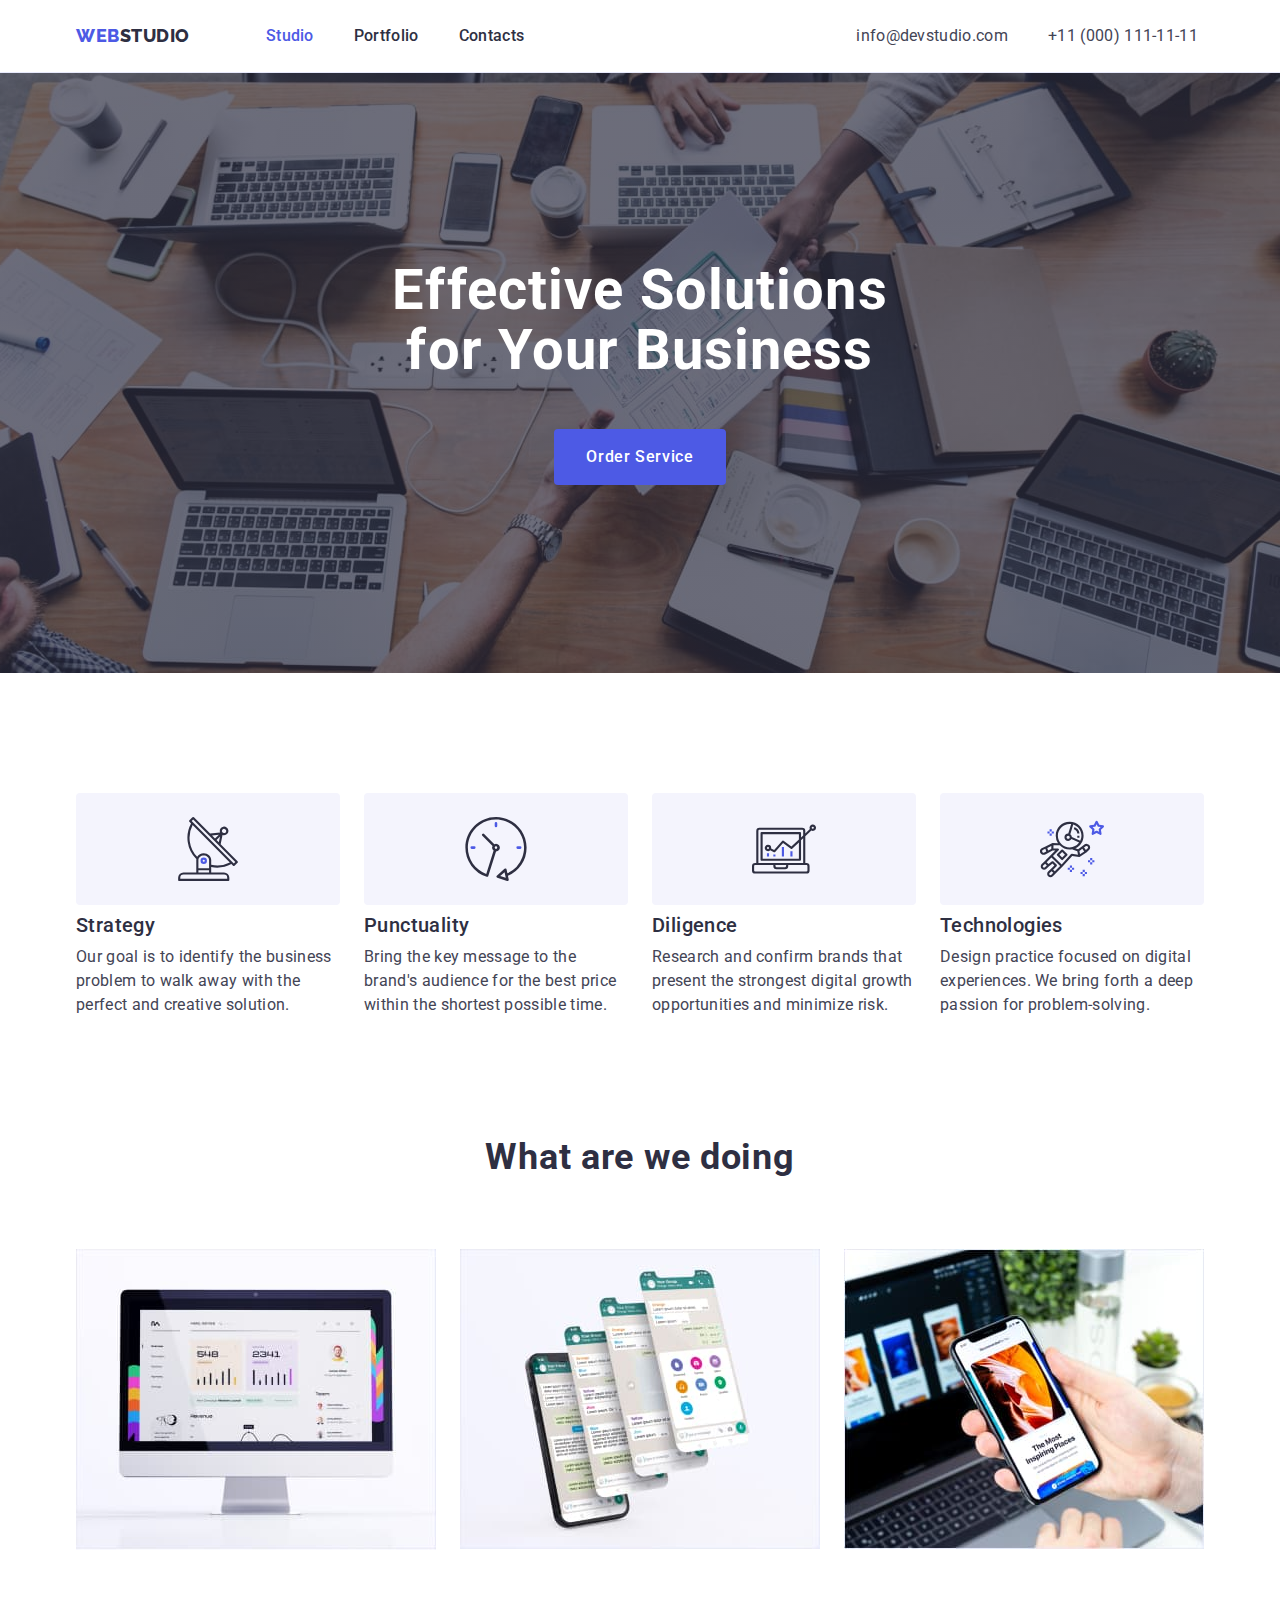
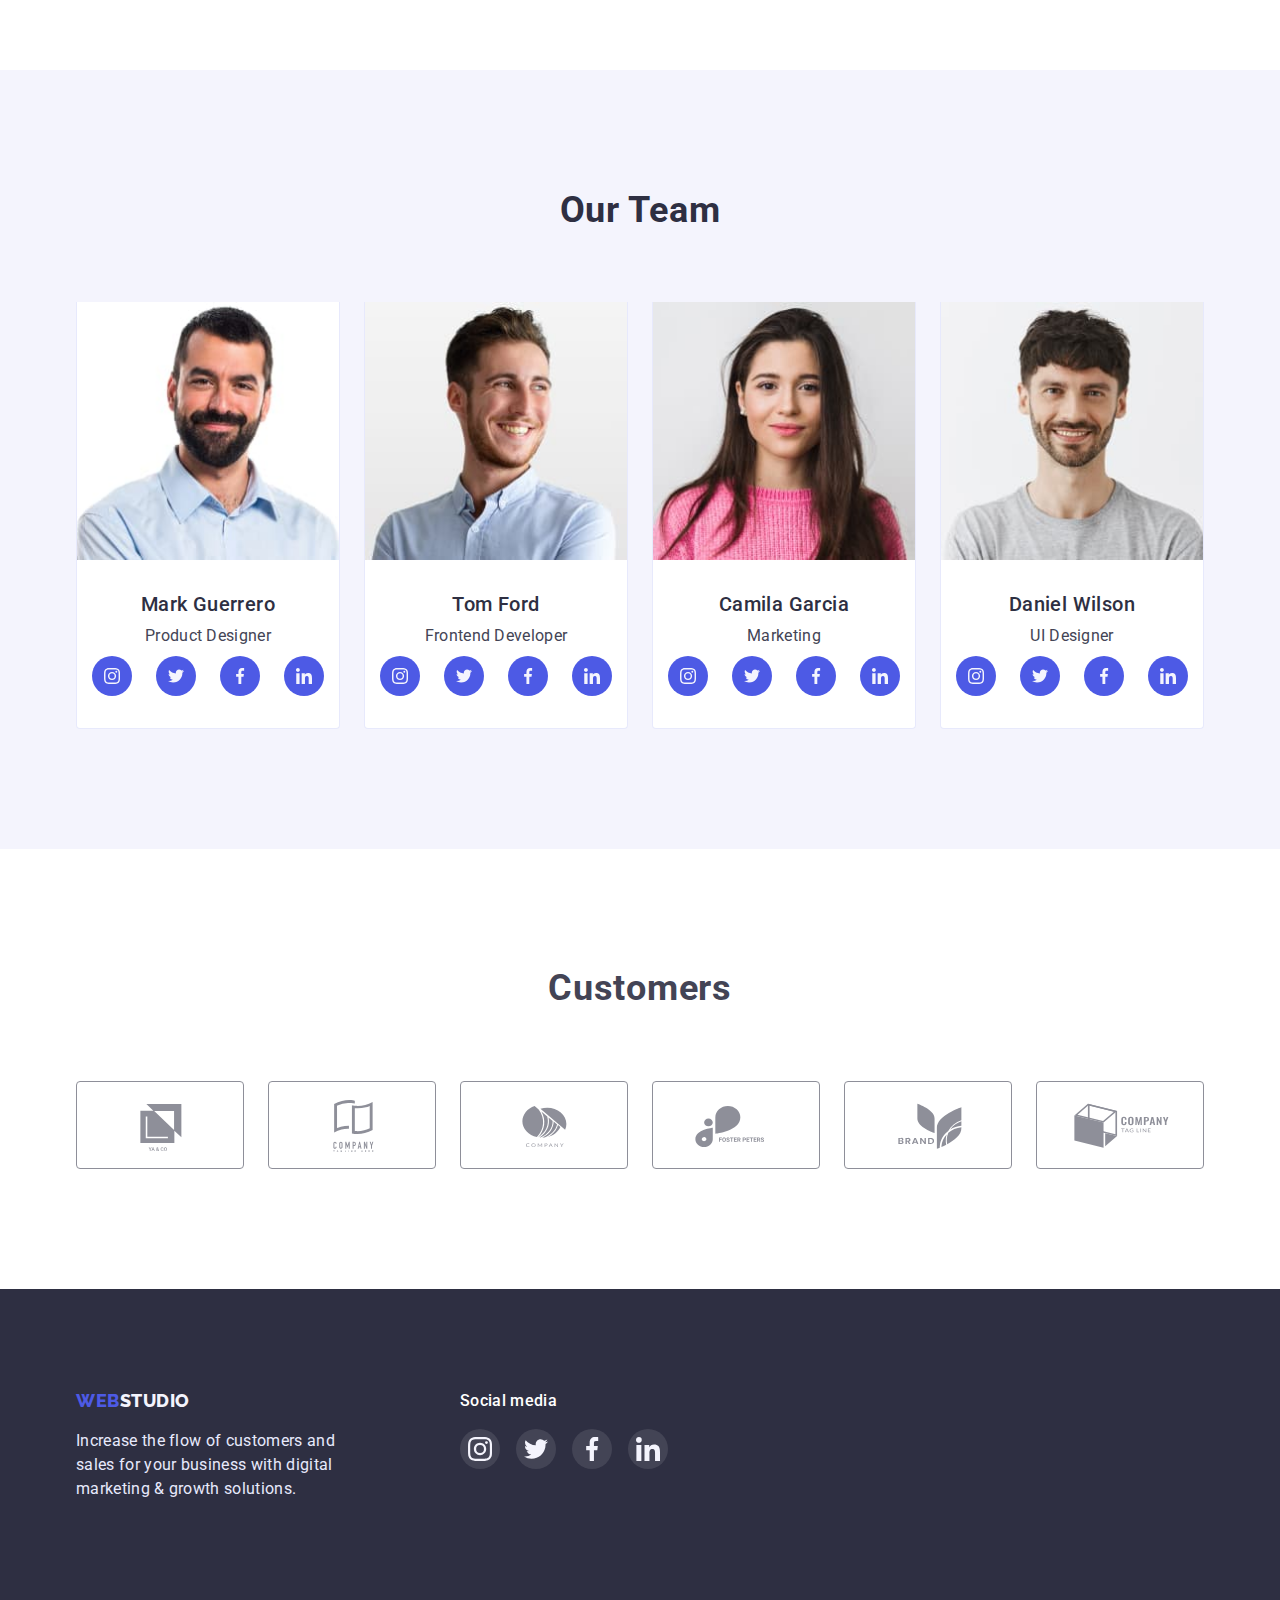
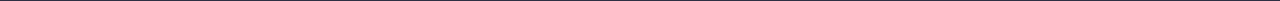
<file: index.html>
<!DOCTYPE html>
<html lang="en">
  <head>
    <meta charset="UTF-8" />
    <meta http-equiv="X-UA-Compatible" content="IE=edge" />
    <meta name="viewport" content="width=device-width, initial-scale=1.0" />
    <title>Studio</title>
    <link rel="preconnect" href="https://fonts.googleapis.com" />
    <link rel="preconnect" href="https://fonts.gstatic.com" crossorigin />
    <link
      href="https://fonts.googleapis.com/css2?family=Raleway:wght@800&family=Roboto:wght@400;500;700;900&display=swap"
      rel="stylesheet"
    />
    <link
      rel="stylesheet"
      href="https://cdn.jsdelivr.net/npm/modern-normalize@1.1.0/modern-normalize.min.css"
    />
    <link rel="stylesheet" href="./css/./styles.css" />
  </head>
  <body>
    <header class="header">
      <div class="container header-wrapper">
        <nav class="header-nav">
          <a class="logo" href="./index.html">Web<span class="header-logo">Studio</span></a>
          <ul class="header-list list">
            <li>
              <a class="header-link link current" href="./index.html">Studio</a>
            </li>
            <li>
              <a class="header-link link" href="./portfolio.html">Portfolio</a>
            </li>
            <li><a class="header-link link" href="#">Contacts</a></li>
          </ul>
        </nav>
        <ul class="header-contacts list">
          <li
            ><a class="header-contact link" href="mailto:info@devstudio.com"
              >info@devstudio.com</a
            ></li
          >
          <li><a class="header-contact link" href="tel:+110001111111">+11 (000) 111-11-11</a></li>
        </ul>
      </div>
    </header>
    <main>
      <section class="hero-section">
        <div class="hero-container container">
          <h1 class="hero-title title">Effective Solutions for Your Business</h1>
          <button class="hero-button button" type="button">Order Service</button>
        </div>
      </section>
      <section class="advantages-section">
        <div class="advantages-container container">
          <h2 class="visually-hidden">Our advantages</h2>
          <ul class="advantages-list list">
            <li class="advantages-item item">
              <div class="advantages-wrapper">
                <svg class="advantages-icon" width="64" height="64">
                  <use href="./images/icons.svg#icon-strategy"></use>
                </svg>
              </div>
              <h3 class="advantages-title title">Strategy</h3>
              <p class="text">
                Our goal is to identify the business problem to walk away with the perfect and
                creative solution.
              </p>
            </li>
            <li class="advantages-item item">
              <div class="advantages-wrapper">
                <svg class="advantages-icon" width="64" height="64">
                  <use href="./images/icons.svg#icon-punctuality"></use>
                </svg>
              </div>
              <h3 class="advantages-title title">Punctuality</h3>
              <p class="text">
                Bring the key message to the brand's audience for the best price within the shortest
                possible time.
              </p>
            </li>
            <li class="advantages-item item">
              <div class="advantages-wrapper">
                <svg class="advantages-icon" width="64" height="64">
                  <use href="./images/icons.svg#icon-diligence"></use>
                </svg>
              </div>
              <h3 class="advantages-title title">Diligence</h3>
              <p class="text">
                Research and confirm brands that present the strongest digital growth opportunities
                and minimize risk.
              </p>
            </li>
            <li class="advantages-item item">
              <div class="advantages-wrapper">
                <svg class="advantages-icon" width="64" height="64">
                  <use href="./images/icons.svg#icon-technologies"></use>
                </svg>
              </div>
              <h3 class="advantages-title title">Technologies</h3>
              <p class="text">
                Design practice focused on digital experiences. We bring forth a deep passion for
                problem-solving.
              </p>
            </li>
          </ul>
        </div>
      </section>
      <section class="work-section">
        <div class="advantages-container container">
          <h2 class="work-title title">What are we doing</h2>
          <ul class="work-list card-set list">
            <li class="work-item card-set-item item">
              <img src="./images/what-are-you-doing-1.jpg" alt="web-site" width="360" />
            </li>
            <li class="work-item card-set-item item">
              <img src="./images/what-are-you-doing-2.jpg" alt="telephone-programs" width="360" />
            </li>
            <li class="work-item card-set-item item">
              <img
                src="./images/what-are-you-doing-3.jpg"
                alt="optimization-programs"
                width="360"
              />
            </li>
          </ul>
        </div>
      </section>
      <section class="team-section">
        <div class="team-container container">
          <h2 class="team-title">Our Team</h2>
          <ul class="team-list card-set list">
            <li class="team-item card-set-item item">
              <img src="./images/mark-guerrero.jpg" alt="smiling-man-with-a-beard" width="264" />
              <div class="person-wrapper">
                <h3 class="team-person">Mark Guerrero</h3>
                <p class="team-text text">Product Designer</p>
                <ul class="socials-list">
                  <li class="socials-item">
                    <a
                      class="socials-link link"
                      href="https://instagram.com"
                      aria-label="Instagram"
                      target="_blank"
                      rel="noopener noreferrer"
                    >
                      <svg class="socials-icon" width="16" height="16">
                        <use href="./images/icons.svg#icon-instagram"></use>
                      </svg>
                    </a>
                  </li>
                  <li class="socials-item">
                    <a
                      class="socials-link link"
                      href="https://twitter.com"
                      aria-label="Twitter"
                      target="_blank"
                      rel="noopener noreferrer"
                    >
                      <svg class="socials-icon" width="16" height="16">
                        <use href="./images/icons.svg#icon-twitter"></use>
                      </svg>
                    </a>
                  </li>
                  <li class="socials-item">
                    <a
                      class="socials-link link"
                      href="https://facebook.com"
                      aria-label="Facebook"
                      target="_blank"
                      rel="noopener noreferrer"
                    >
                      <svg class="socials-icon" width="16" height="16">
                        <use href="./images/icons.svg#icon-facebook"></use>
                      </svg>
                    </a>
                  </li>
                  <li class="socials-item">
                    <a
                      class="socials-link link"
                      href="https://www.linkedin.com"
                      aria-label="Linkedin"
                      target="_blank"
                      rel="noopener noreferrer"
                    >
                      <svg class="socials-icon" width="16" height="16">
                        <use href="./images/icons.svg#icon-linkedin"></use>
                      </svg>
                    </a>
                  </li>
                </ul>
              </div>
            </li>
            <li class="team-item card-set-item item">
              <img src="./images/tom-ford.jpg" alt="smiling-man" width="264" />
              <div class="person-wrapper">
                <h3 class="team-person">Tom Ford</h3>
                <p class="team-text text">Frontend Developer</p>
                <ul class="socials-list">
                  <li class="socials-item">
                    <a
                      class="socials-link link"
                      href="https://instagram.com"
                      aria-label="Instagram"
                      target="_blank"
                      rel="noopener noreferrer"
                    >
                      <svg class="socials-icon" width="16" height="16">
                        <use href="./images/icons.svg#icon-instagram"></use>
                      </svg>
                    </a>
                  </li>
                  <li class="socials-item">
                    <a
                      class="socials-link link"
                      href="https://twitter.com"
                      aria-label="Twitter"
                      target="_blank"
                      rel="noopener noreferrer"
                    >
                      <svg class="socials-icon" width="16" height="16">
                        <use href="./images/icons.svg#icon-twitter"></use>
                      </svg>
                    </a>
                  </li>
                  <li class="socials-item">
                    <a
                      class="socials-link link"
                      href="https://facebook.com"
                      aria-label="Facebook"
                      target="_blank"
                      rel="noopener noreferrer"
                    >
                      <svg class="socials-icon" width="16" height="16">
                        <use href="./images/icons.svg#icon-facebook"></use>
                      </svg>
                    </a>
                  </li>
                  <li class="socials-item">
                    <a
                      class="socials-link link"
                      href="https://www.linkedin.com"
                      aria-label="Linkedin"
                      target="_blank"
                      rel="noopener noreferrer"
                    >
                      <svg class="socials-icon" width="16" height="16">
                        <use href="./images/icons.svg#icon-linkedin"></use>
                      </svg>
                    </a>
                  </li>
                </ul>
              </div>
            </li>
            <li class="team-item card-set-item item">
              <img src="./images/camila-garcia.jpg" alt="smiling-girl" width="264" />
              <div class="person-wrapper">
                <h3 class="team-person">Camila Garcia</h3>
                <p class="team-text text">Marketing</p>
                <ul class="socials-list">
                  <li class="socials-item">
                    <a
                      class="socials-link link"
                      href="https://instagram.com"
                      aria-label="Instagram"
                      target="_blank"
                      rel="noopener noreferrer"
                    >
                      <svg class="socials-icon" width="16" height="16">
                        <use href="./images/icons.svg#icon-instagram"></use>
                      </svg>
                    </a>
                  </li>
                  <li class="socials-item">
                    <a
                      class="socials-link link"
                      href="https://twitter.com"
                      aria-label="Twitter"
                      target="_blank"
                      rel="noopener noreferrer"
                    >
                      <svg class="socials-icon" width="16" height="16">
                        <use href="./images/icons.svg#icon-twitter"></use>
                      </svg>
                    </a>
                  </li>
                  <li class="socials-item">
                    <a
                      class="socials-link link"
                      href="https://facebook.com"
                      aria-label="Facebook"
                      target="_blank"
                      rel="noopener noreferrer"
                    >
                      <svg class="socials-icon" width="16" height="16">
                        <use href="./images/icons.svg#icon-facebook"></use>
                      </svg>
                    </a>
                  </li>
                  <li class="socials-item">
                    <a
                      class="socials-link link"
                      href="https://www.linkedin.com"
                      aria-label="Linkedin"
                      target="_blank"
                      rel="noopener noreferrer"
                    >
                      <svg class="socials-icon" width="16" height="16">
                        <use href="./images/icons.svg#icon-linkedin"></use>
                      </svg>
                    </a>
                  </li>
                </ul>
              </div>
            </li>
            <li class="team-item card-set-item item">
              <img src="./images/daniel-wilson.jpg" alt="smiliing-man" width="264" />
              <div class="person-wrapper">
                <h3 class="team-person">Daniel Wilson</h3>
                <p class="team-text text">UI Designer</p>
                <ul class="socials-list">
                  <li class="socials-item">
                    <a
                      class="socials-link link"
                      href="https://instagram.com"
                      aria-label="Instagram"
                      target="_blank"
                      rel="noopener noreferrer"
                    >
                      <svg class="socials-icon" width="16" height="16">
                        <use href="./images/icons.svg#icon-instagram"></use>
                      </svg>
                    </a>
                  </li>
                  <li class="socials-item">
                    <a
                      class="socials-link link"
                      href="https://twitter.com"
                      aria-label="Twitter"
                      target="_blank"
                      rel="noopener noreferrer"
                    >
                      <svg class="socials-icon" width="16" height="16">
                        <use href="./images/icons.svg#icon-twitter"></use>
                      </svg>
                    </a>
                  </li>
                  <li class="socials-item">
                    <a
                      class="socials-link link"
                      href="https://facebook.com"
                      aria-label="Facebook"
                      target="_blank"
                      rel="noopener noreferrer"
                    >
                      <svg class="socials-icon" width="16" height="16">
                        <use href="./images/icons.svg#icon-facebook"></use>
                      </svg>
                    </a>
                  </li>
                  <li class="socials-item">
                    <a
                      class="socials-link link"
                      href="https://www.linkedin.com"
                      aria-label="Linkedin"
                      target="_blank"
                      rel="noopener noreferrer"
                    >
                      <svg class="socials-icon" width="16" height="16">
                        <use href="./images/icons.svg#icon-linkedin"></use>
                      </svg>
                    </a>
                  </li>
                </ul>
              </div>
            </li>
          </ul>
        </div>
      </section>
      <section class="section">
        <div class="container"></div>
        <h2 class="customers-title">Customers</h2>
        <ul class="customers-list list">
          <li>
            <a class="customers-link" href=""
              ><svg class="customers-icon" width="104" height="56">
                <use href="./images/icons.svg#icon-ya-co"></use>
              </svg>
            </a>
          </li>
          <li>
            <a class="customers-link" href=""
              ><svg class="customers-icon" width="104" height="56">
                <use href="./images/icons.svg#icon-tagline-here"></use></svg
            ></a>
          </li>
          <li>
            <a class="customers-link" href=""
              ><svg class="customers-icon" width="104" height="56">
                <use href="./images/icons.svg#icon-company"></use></svg
            ></a>
          </li>
          <li>
            <a class="customers-link" href=""
              ><svg class="customers-icon" width="104" height="56">
                <use href="./images/icons.svg#icon-foster-peters"></use>
              </svg>
            </a>
          </li>

          <li>
            <a class="customers-link" href=""
              ><svg class="customers-icon" width="104" height="56">
                <use href="./images/icons.svg#icon-brand"></use></svg
            ></a>
          </li>
          <li>
            <a class="customers-link" href=""
              ><svg class="customers-icon" width="104" height="56">
                <use href="./images/icons.svg#icon-company-tagline"></use></svg
            ></a>
          </li>
        </ul>
      </section>
    </main>
    <footer class="footer">
      <div class="footer-info container">
        <div class="footer-wrapper">
          <a class="logo-footer logo" href="./index.html"
            >Web<span class="footer-logo">Studio</span></a
          >
          <p class="footer-text text">
            Increase the flow of customers and sales for your business with digital marketing &
            growth solutions.
          </p>
        </div>
        <div class="footer-social-media">
          <p class="footer-social-text">Social media</p>
          <ul class="footer-socials-list">
            <li class="footer-socials socials-item">
              <a
                class="footer-socials-link socials-link link"
                href="https://instagram.com"
                aria-label="Instagram"
                target="_blank"
                rel="noopener noreferrer"
              >
                <svg class="socials-icon" width="24" height="24">
                  <use href="./images/icons.svg#icon-instagram"></use>
                </svg>
              </a>
            </li>
            <li class="footer-socials socials-item">
              <a
                class="footer-socials-link socials-link link"
                href="https://twitter.com"
                aria-label="Twitter"
                target="_blank"
                rel="noopener noreferrer"
              >
                <svg class="socials-icon" width="24" height="24">
                  <use href="./images/icons.svg#icon-twitter"></use>
                </svg>
              </a>
            </li>
            <li class="footer-socials socials-item">
              <a
                class="footer-socials-link socials-link link"
                href="https://facebook.com"
                aria-label="Facebook"
                target="_blank"
                rel="noopener noreferrer"
              >
                <svg class="socials-icon" width="24" height="24">
                  <use href="./images/icons.svg#icon-facebook"></use>
                </svg>
              </a>
            </li>
            <li class="footer-socials socials-item">
              <a
                class="footer-socials-link socials-link link"
                href="https://www.linkedin.com"
                aria-label="Linkedin"
                target="_blank"
                rel="noopener noreferrer"
              >
                <svg class="socials-icon" width="24" height="24">
                  <use href="./images/icons.svg#icon-linkedin"></use>
                </svg>
              </a>
            </li>
          </ul>
        </div>
      </div>
    </footer>
  </body>
</html>
</file>
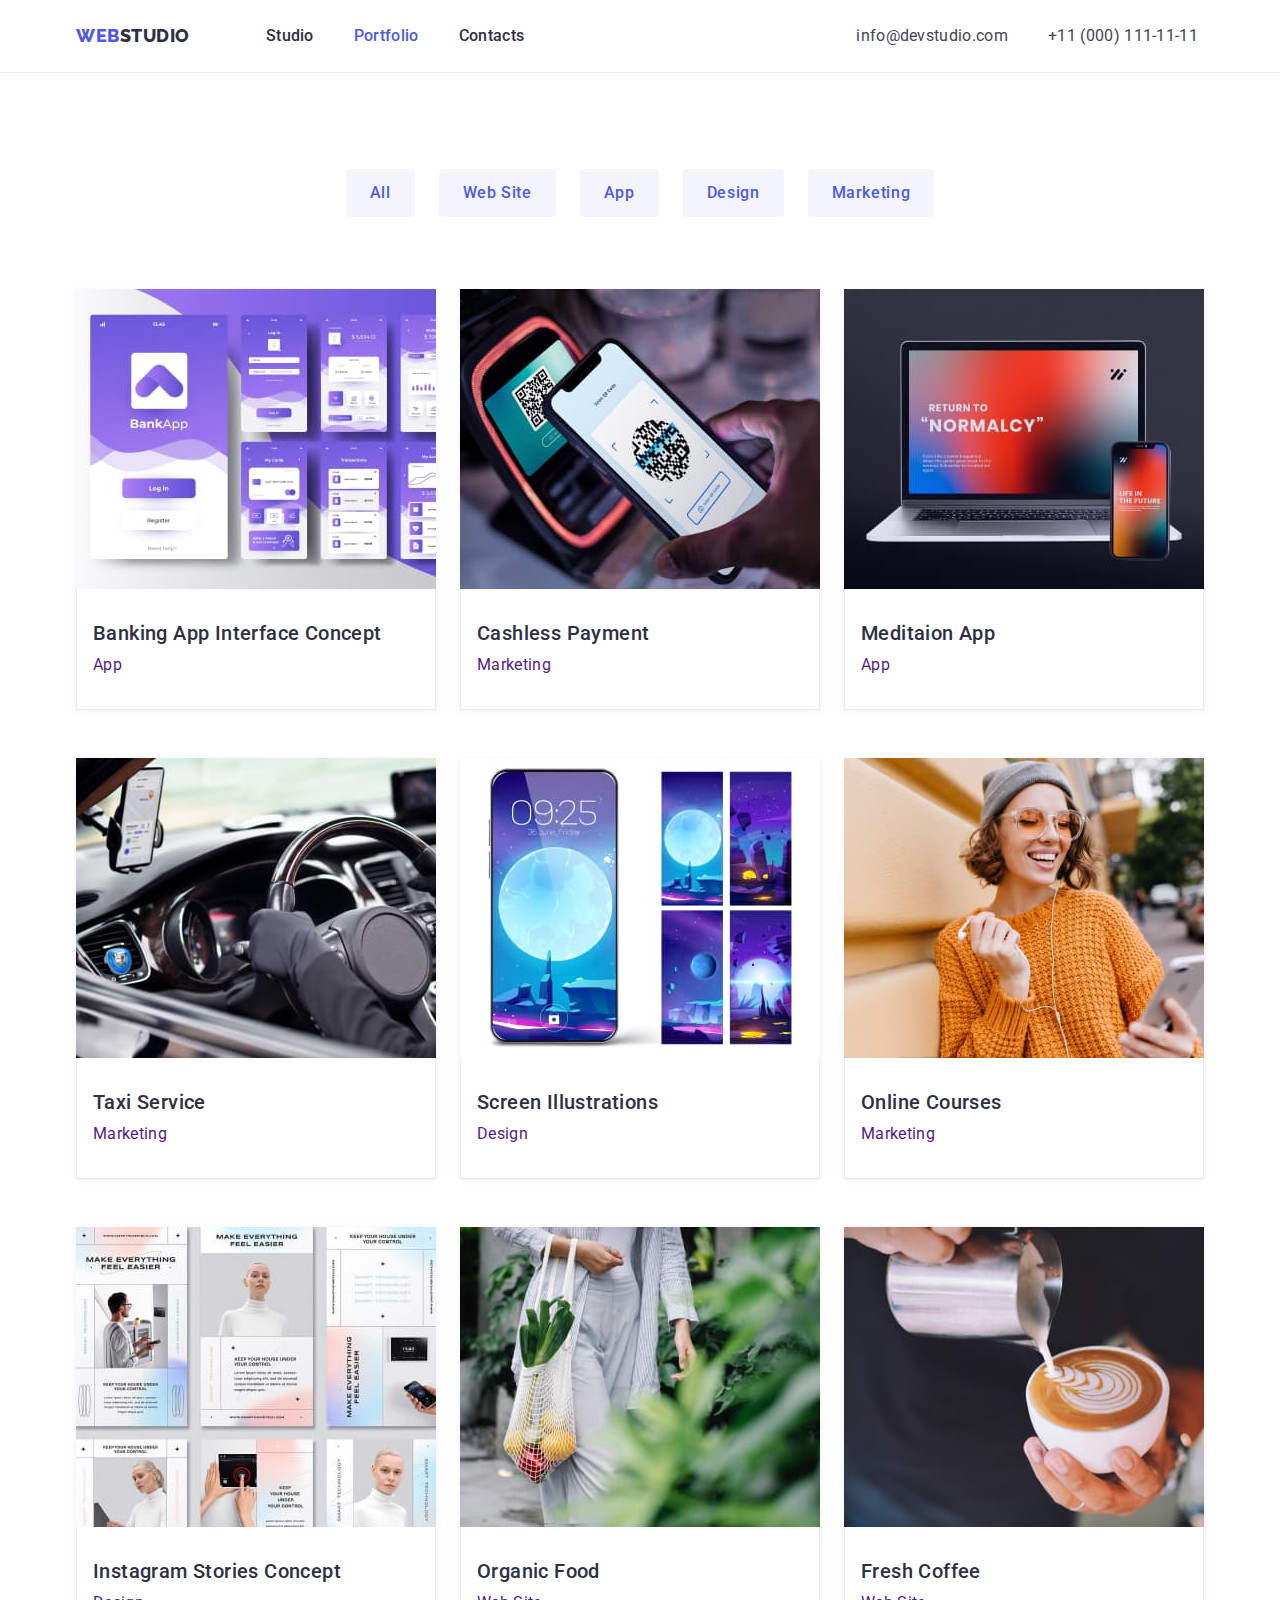
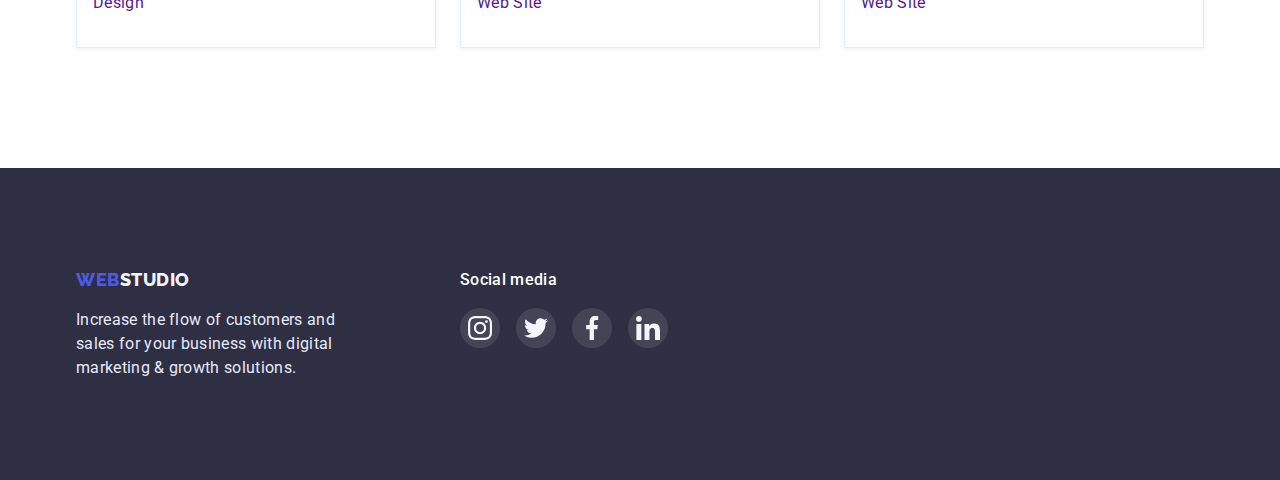
<file: portfolio.html>
<!DOCTYPE html>
<html lang="en">
  <head>
    <meta charset="UTF-8" />
    <meta http-equiv="X-UA-Compatible" content="IE=edge" />
    <meta name="viewport" content="width=device-width, initial-scale=1.0" />
    <title>Portfolio</title>
    <link rel="preconnect" href="https://fonts.googleapis.com" />
    <link rel="preconnect" href="https://fonts.gstatic.com" crossorigin />
    <link
      href="https://fonts.googleapis.com/css2?family=Raleway:wght@800&family=Roboto:wght@400;500;700;900&display=swap"
      rel="stylesheet"
    />
    <link
      rel="stylesheet"
      href="https://cdn.jsdelivr.net/npm/modern-normalize@1.1.0/modern-normalize.min.css"
    />
    <link rel="stylesheet" href="./css/./styles.css" />
  </head>
  <body>
    <header class="header">
      <section>
        <div class="container">
          <div class="header-wrapper">
            <nav class="header-nav">
              <a class="logo" href="./index.html">Web<span class="header-logo">Studio</span></a>
              <ul class="header-list list">
                <li>
                  <a class="header-link link" href="./index.html">Studio</a>
                </li>
                <li>
                  <a class="header-link link current" href="./portfolio.html">Portfolio</a>
                </li>
                <li><a class="header-link link" href="#">Contacts</a></li>
              </ul>
            </nav>
            <ul class="header-contacts list">
              <li
                ><a class="header-contact link" href="mailto:info@devstudio.com"
                  >info@devstudio.com</a
                ></li
              >
              <li
                ><a class="header-contact link" href="tel:+110001111111">+11 (000) 111-11-11</a></li
              >
            </ul>
          </div>
        </div>
      </section>
    </header>
    <main>
      <section class="filter-section">
        <div class="filter-container container">
          <h1 class="visually-hidden">Filter</h1>
          <ul class="filter-list list">
            <li class="filter-item item"
              ><button class="filter-button-one filter-button" type="button">All</button></li
            >
            <li class="filter-item item"
              ><button class="filter-button-two filter-button" type="button">Web Site</button></li
            >
            <li class="filter-item item"
              ><button class="filter-button-three filter-button" type="button">App</button></li
            >
            <li class="filter-item item"
              ><button class="filter-button-four filter-button" type="button">Design</button></li
            >
            <li class="filter-item item"
              ><button class="filter-button-five filter-button" type="button">Marketing</button></li
            >
          </ul>
          <h2 class="visually-hidden">Works</h2>
          <ul class="portfolio-list card-set list">
            <li class="portfolio-item card-set-item item">
              <a class="portfolio-card" href=""><img src="./images/banking-app.jpg" alt="banking-app" width="360" height="300" />
                <div class="portfolio-wrapper">
                  <h3 class="portfolio-title">Banking App Interface Concept</h3>
                  <p class="text">App</p>
                </div>
              </a>
            </li>
            <li class="portfolio-item card-set-item item">
              <a class="portfolio-card" href="">
              <img
                src="./images/cashless-payment.jpg"
                alt="cashless-payment"
                width="360"
                height="300"
              />
              <div class="portfolio-wrapper">
                <h3 class="portfolio-title">Cashless Payment</h3>
                <p class="text">Marketing</p>
              </div>
            </a>
            </li>
            <li class="portfolio-item card-set-item item">
              <a class="portfolio-card" href=""><img src="./images/meditaion-app.jpg" alt="meditaion-app" width="360" height="300" />
              <div class="portfolio-wrapper">
                <h3 class="portfolio-title">Meditaion App</h3>
                <p class="text">App</p>
              </div>
            </a>
            </li>
            <li class="portfolio-item card-set-item item">
              <a class="portfolio-card" href="">  <img src="./images/taxi-service.jpg" alt="taxi-service" width="360" height="300" />
              <div class="portfolio-wrapper">
                <h3 class="portfolio-title">Taxi Service</h3>
                <p class="text">Marketing</p>
              </div>
            </a>
            </li>
            <li class="portfolio-item card-set-item item">
              <a class="portfolio-card" href=""><img
                src="./images/screen-illustrations.jpg"
                alt="screen-illustrations"
                width="360"
                height="300"
              />
              <div class="portfolio-wrapper">
                <h3 class="portfolio-title">Screen Illustrations</h3>
                <p class="text">Design</p>
              </div>
            </a>
            </li>
            <li class="portfolio-item card-set-item item">
              <a class="portfolio-card" href=""><img
                src="./images/online-courses.jpg"
                alt="online-courses"
                width="360"
                height="300"
              />
              <div class="portfolio-wrapper">
                <h3 class="portfolio-title">Online Courses</h3>
                <p class="text">Marketing</p>
              </div>
            </a>
            </li>
            <li class="portfolio-item card-set-item item">
              <a class="portfolio-card" href=""> <img
                src="./images/instagram-stories.jpg"
                alt="instagram-stories"
                width="360"
                height="300"
              />
              <div class="portfolio-wrapper">
                <h3 class="portfolio-title">Instagram Stories Concept</h3>
                <p class="text">Design</p>
              </div>
            </a>
            </li>
            <li class="portfolio-item card-set-item item">
              <a class="portfolio-card" href=""><img src="./images/organic-food.jpg" alt="organic-food" width="360" height="300" />
              <div class="portfolio-wrapper">
                <h3 class="portfolio-title">Organic Food</h3>
                <p class="text">Web Site</p>
              </div>
            </a>
            </li>
            <li class="portfolio-item card-set-item item">
              <a class="portfolio-card" href=""> <img src="./images/fresh-coffee.jpg" alt="fresh-coffee" width="360" height="300" />
              <div class="portfolio-wrapper">
                <h3 class="portfolio-title">Fresh Coffee</h3>
                <p class="text">Web Site</p>
              </div>
            </a>
            </li>
          </ul>
        </div>
      </section>
    </main>
    <footer class="footer">
      <div class="footer-info container">
      <div class="footer-wrapper ">
        <a class="logo-footer logo" href="./index.html"
          >Web<span class="footer-logo">Studio</span></a
        >
        <p class="footer-text text">
          Increase the flow of customers and sales for your business with digital marketing & growth
          solutions.
        </p>
      </div>
      <div class="footer-social-media">
        <p class="footer-social-text">Social media</p>
        <ul class="footer-socials-list">
          <li class="footer-socials socials-item">
            <a
              class="footer-socials-link socials-link link"
              href="https://instagram.com"
              aria-label="Instagram"
              target="_blank"
              rel="noopener noreferrer"
            >
              <svg class="socials-icon" width="24" height="24">
                <use href="./images/icons.svg#icon-instagram"></use>
              </svg>
            </a>
          </li>
          <li class="footer-socials socials-item">
            <a
              class="footer-socials-link socials-link link"
              href="https://twitter.com"
              aria-label="Twitter"
              target="_blank"
              rel="noopener noreferrer"
            >
            <svg class="socials-icon" width="24" height="24">
              <use href="./images/icons.svg#icon-twitter"></use>
            </svg>
          </a>
          </li>
          <li class="footer-socials socials-item">
            <a
              class="footer-socials-link socials-link link"
              href="https://facebook.com"
              aria-label="Facebook"
              target="_blank"
              rel="noopener noreferrer"
            >
            <svg class="socials-icon" width="24" height="24">
              <use href="./images/icons.svg#icon-facebook"></use>
            </svg>
          </a>
          </li>
          <li class="footer-socials socials-item">
            <a
              class="footer-socials-link socials-link link"
              href="https://www.linkedin.com"
              aria-label="Linkedin"
              target="_blank"
              rel="noopener noreferrer"
            >
            <svg class="socials-icon" width="24" height="24">
              <use href="./images/icons.svg#icon-linkedin"></use>
            </svg>
          </a>
          </li>
        </ul>
      </div>
    </div>
    </footer>
  </body>
</html>
</file>
<file: css/styles.css>
:root {
  --color-iris: #4d5ae5;
  --color-primary: #2e2f42;
  --color-secondary: #434455;
  --color-light: #ffffff;
  --color-invert: #f4f4fd;
  --color-accent: #e7e9fc;
  --color-ocean: #404bbf;
  --color-success: #31d0aa;
  --color-helper-text: #8e8f99;
  --color-footer-icon: rgba(100%, 100%, 100%, 10%);
  /*-----------------FONT-FAMILY----------------- */
  --font-primary: 'Roboto', sans-serif;
  --font-secondary: 'Raleway', sans-serif;
  /* ----------------OTHERS---------------------- */
  --indent: 24px;
  --items: 3;
}

h1,
h2,
h3,
h4,
h5,
h6,
p {
  margin: 0;
}
img {
  display: block;
  max-width: 100%;
  height: auto;
}
.button {
  font-family: inherit;
  display: block;
  cursor: pointer;
  border: none;
  border-radius: 4px;
}

ol,
ul {
  list-style: none;
  margin: 0;
  padding-left: 0;
}
a {
  text-decoration: none;
}

body {
  font-family: var(--font-primary);
  color: var(--color-secondary);
}
.link {
  text-decoration: none;
}
.text {
  font-size: 16px;
  line-height: 1.5;
  letter-spacing: 0.02em;
}

.card-set {
  display: flex;
  flex-wrap: wrap;
  gap: var(--indent);
  padding-left: 0;
}
.card-set-item {
  flex-basis: calc((100% - (var(--indent) * (var(--items)- 1))) / var(--items));
}
.container {
  max-width: 1158px;
  padding: 0 15px;
  margin: 0 auto;
  /* outline: 2px solid red; */
}
.section {
  max-width: 1128px;
  padding: 120px 0;
  margin-left: auto;
  margin-right: auto;
}

/*-----------------HEADER----------------- */
.header {
  border-bottom: 1px solid var(--color-accent);
}
.header-wrapper {
  display: flex;
  align-items: center;
  margin-left: auto;
  margin-right: auto;
}
.header-nav {
  display: flex;
  align-items: center;
  margin-right: 332px;
}
.logo {
  font-family: var(--font-secondary);
  font-weight: 800;
  font-size: 18px;
  line-height: 1.33;
  color: var(--color-iris);
  text-decoration: none;
  text-transform: uppercase;
  letter-spacing: 0.03em;
  margin-right: 76px;
}
.header-logo {
  color: var(--color-primary);
}
.header-list {
  display: flex;
  gap: 40px;
  padding-left: 0;
}
.header-link {
  font-weight: 500;
  color: var(--color-primary);
  font-size: 16px;
  line-height: 1.5;
  letter-spacing: 0.02em;
  display: block;
  padding-top: 24px;
  padding-bottom: 24px;
}
.current {
  color: var(--color-iris);
}

.link:hover,
.link:focus {
  color: var(--color-ocean);
}
.header-contacts {
  display: flex;
  gap: 40px;
  padding: 0;
}
.header-contact {
  font-weight: 400;
  color: var(--color-secondary);
  font-size: 16px;
  line-height: 1.5;
  letter-spacing: 0.02em;
  padding-top: 24px;
  padding-bottom: 24px;
}

/*-----------------MAIN----------------- */
.hero-section {
  max-width: 1440px;
  height: 600px;
  margin-left: auto;
  margin-right: auto;
  background-color: var(--color-primary);
  padding-top: 188px;
  padding-bottom: 188px;
  background-image: linear-gradient(to right, rgba(46, 47, 66, 0.7), rgba(46, 47, 66, 0.7)),
    url('../images/hero.jpg');
  background-repeat: no-repeat;
  background-position: center;
  background-size: cover;
}
.hero-title {
  text-align: center;
  width: 496px;
  font-weight: 700;
  font-size: 56px;
  line-height: 1.071;
  color: var(--color-light);
  letter-spacing: 0.02em;
  margin-left: auto;
  margin-right: auto;
  margin-bottom: 48px;
}

.hero-button {
  display: flex;
  border-radius: 4px;
  border: none;
  background-color: var(--color-iris);
  cursor: pointer;
  color: var(--color-light);
  font-weight: 500;
  font-size: 16px;
  line-height: 1.5;
  letter-spacing: 0.04em;
  margin-left: auto;
  margin-right: auto;
  padding: 16px 32px;
}
.hero-button:hover,
.hero-button:focus {
  background-color: var(--color-ocean);
}
.visually-hidden {
  position: absolute;
  width: 1px;
  height: 1px;
  margin: -1px;
  border: 0;
  padding: 0;
  white-space: nowrap;
  clip-path: inset(100%);
  clip: rect(0 0 0 0);
  overflow: hidden;
}
.advantages-section {
  padding: 120px 0;
}
.advantages-list {
  display: flex;
  gap: var(--indent);
}
.advantages-item {
  padding-left: 0;
  width: 264px;
}
.advantages-title {
  font-weight: 500;
  font-size: 20px;
  line-height: 1.2;
  color: var(--color-primary);
  letter-spacing: 0.02em;
  margin: 0;
  margin-bottom: 8px;
}
.advantages-wrapper {
  display: flex;
  justify-content: center;
  align-items: center;
  width: 264px;
  height: 112px;
  border-radius: 4px;
  background-color: var(--color-invert);
  margin-bottom: 8px;
}
.work-section {
  padding-bottom: 120px;
}
.work-wrapper {
  width: 1128px;
  margin: 0 156px 130px 156px;
}
.work-title {
  font-weight: 700;
  font-size: 36px;
  line-height: 1.111;
  color: var(--color-primary);
  letter-spacing: 0.02em;
  margin-bottom: 72px;
  text-align: center;
}
.work-list {
  display: flex;
  gap: var(--indent);
  padding: 0;
}
.team-section {
  background-color: var(--color-invert);
  padding-bottom: 120px;
  padding-top: 120px;
}
.team-title {
  font-weight: 700;
  font-size: 36px;
  line-height: 1.111;
  color: var(--color-primary);
  letter-spacing: 0.02em;
  margin: 0;
  margin-bottom: 72px;
  text-align: center;
}
.team-list {
  --items: 4;
}
.team-item {
  background-color: var(--color-light);
  border-radius: 0 0 4px 4px;
  border: 1px solid var(--color-accent);
  border-top: none;
  max-width: 264px;
}
.person-wrapper {
  text-align: center;
  padding: 32px 0;
}
.team-person {
  font-weight: 500;
  font-size: 20px;
  line-height: 1.2;
  color: var(--color-primary);
  letter-spacing: 0.02em;
  margin-bottom: 8px;
}
.team-text {
  margin-bottom: 8px;
}
.socials-list {
  display: flex;
  justify-content: center;
  align-items: center;
  gap: 24px;
}
.socials-link {
  display: flex;
  justify-content: center;
  align-items: center;
  width: 40px;
  height: 40px;
  background-color: var(--color-iris);
  border-radius: 50%;
  color: var(--color-invert);
}
.socials-link:hover,
.socials-link:focus {
  background-color: var(--color-ocean);
}
.customers-title {
  font-family: var(--font-primary);
  font-weight: 700;
  font-size: 36px;
  line-height: 1.11;
  letter-spacing: 0.02em;
  text-align: center;
  margin-bottom: 72px;
}
.customers-list {
  display: flex;
  gap: 24px;
}
.customers-link {
  display: flex;
  justify-content: center;
  align-items: center;
  border: 1px solid currentColor;
  border-radius: 4px;
  width: 168px;
  height: 88px;
  color: var(--color-helper-text);
}
.customers-link:hover,
.customers-link:focus {
  color: var(--color-ocean);
}
.customers-icon {
  fill: currentColor;
}
/*-----------------FOOTER----------------- */
.footer {
  background-color: var(--color-primary);
  padding: 100px 0;
}
.logo-footer {
  margin: 0;
}
.footer-logo {
  color: var(--color-invert);
}
.footer-text {
  width: 264px;
  color: var(--color-accent);
  margin-top: 16px;
}
.footer-info {
  display: flex;
}
.footer-social-media {
  margin-left: 120px;
}
.footer-social-text {
  font-family: var(--font-primary);
  font-weight: 500;
  font-size: 16px;
  line-height: 1.5;
  letter-spacing: 0.02em;
  color: var(--color-light);
  margin-bottom: 16px;
}
.footer-socials-list {
  display: flex;
  gap: 16px;
  width: 208px;
}
.footer-socials-link {
  color: rgba(#fff, 0.1);
  background-color: var(--color-footer-icon);
}
.footer-socials-link:hover,
.footer-socials-link:focus {
  background-color: var(--color-success);
}
/* ----------------STUDIO------------------- */
/* ---------------PORTFOLIO----------------- */
.filter-section {
  padding-top: 96px;
}
.filter-list {
  display: flex;
  justify-content: center;
  gap: 24px;
  margin-bottom: 72px;
}

.filter-button {
  border-radius: 4px;
  border: var(--color-accent);
  cursor: pointer;
  background-color: var(--color-invert);
  font-weight: 500;
  font-size: 16px;
  line-height: 1.5;
  color: var(--color-iris);
  letter-spacing: 0.04em;
  padding: 12px 24px;
}
.filter-button:hover,
.filter-button:focus {
  background-color: var(--color-ocean);
  color: var(--color-light);
  box-shadow: 0px 2px 2px 0px #0000001f, 0px 2px 1px 0px #00000014, 0px 3px 1px 0px #0000001a;
}
.portfolio-title {
  max-width: 360px;
  font-weight: 500;
  font-size: 20px;
  line-height: 1.2;
  color: var(--color-primary);
  letter-spacing: 0.02em;
  margin-bottom: 8px;
}
.portfolio-list {
  row-gap: 48px;
  column-gap: 24px;
  margin-bottom: 120px;
}
.portfolio-wrapper {
  padding-top: 32px;
  padding-bottom: 32px;
  padding-left: 16px;
  border: 1px solid var(--color-accent);
  border-top: none;
}
.portfolio-card {
  display: block;
  box-shadow: 0px 1px 6px 0px #2e2f4214;
}
.portfolio-card:hover,
.portfolio-card:focus {
  box-shadow: 0px 2px 1px 0px #2e2f4214, 0px 1px 1px 0px #2e2f4229, 0px 1px 6px 0px #2e2f4214;
}
</file>
